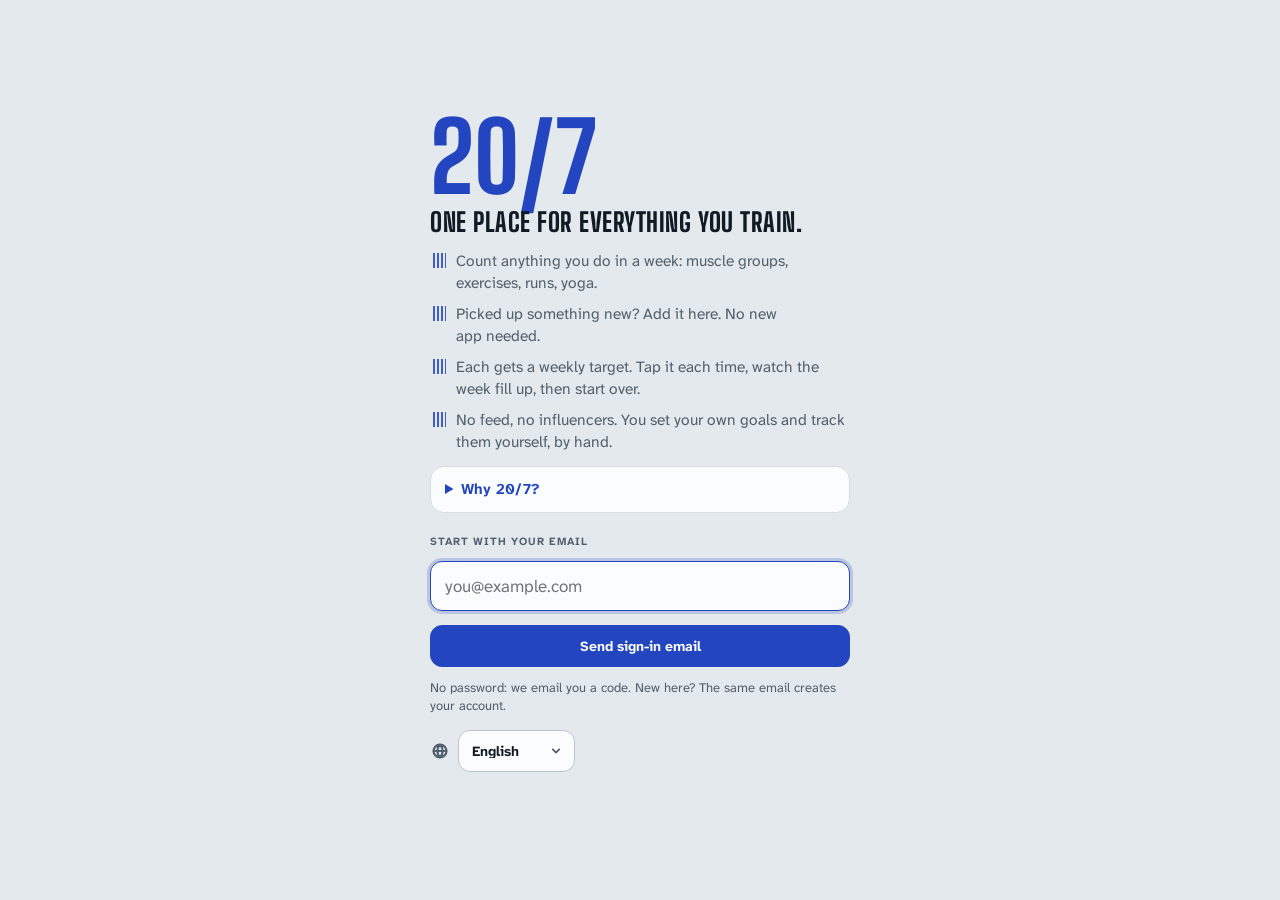
<file: web/index.html>
<!doctype html>
<html lang="en">
<head>
<meta charset="utf-8">
<meta name="viewport" content="width=device-width, initial-scale=1, viewport-fit=cover">
<title>20/7</title>
<meta name="description" content="One place for everything you train, counted week by week.">
<meta name="color-scheme" content="light dark">
<meta name="theme-color" content="#E4E9ED" media="(prefers-color-scheme: light)">
<meta name="theme-color" content="#0B1013" media="(prefers-color-scheme: dark)">
<meta name="mobile-web-app-capable" content="yes">
<meta name="apple-mobile-web-app-capable" content="yes">
<meta name="apple-mobile-web-app-title" content="20/7">
<meta name="apple-mobile-web-app-status-bar-style" content="default">
<link rel="manifest" href="manifest.webmanifest">
<link rel="icon" href="icons/favicon-32.png" sizes="32x32" type="image/png">
<link rel="apple-touch-icon" href="icons/apple-touch-icon.png">
<link rel="preload" href="fonts/big-shoulders-display-latin-800-normal.woff2" as="font" type="font/woff2" crossorigin>
<link rel="preload" href="fonts/atkinson-hyperlegible-next-latin-400-normal.woff2" as="font" type="font/woff2" crossorigin>
<link rel="stylesheet" href="css/app.css">
<script src="vendor/supabase-2.119.0.js" defer></script>
<script type="module" src="js/main.js"></script>
</head>
<body>
<div id="app"></div>
<noscript><p class="noscript">20/7 needs JavaScript turned on.</p></noscript>
</body>
</html>
</file>
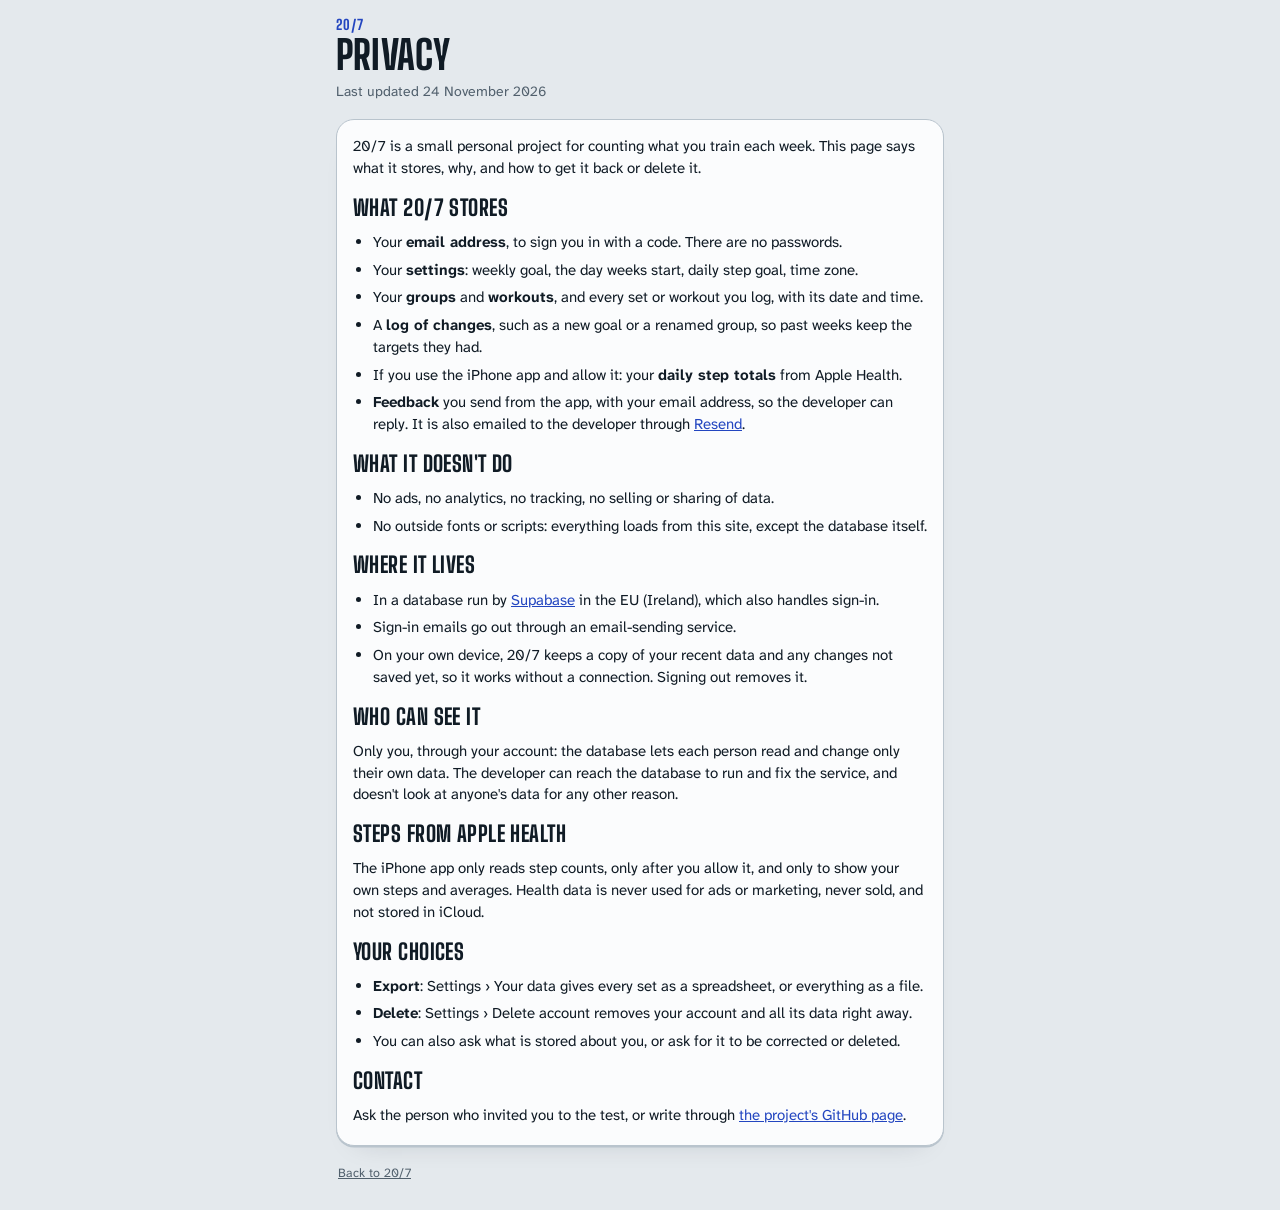
<file: web/privacy/index.html>
<!doctype html>
<html lang="en">
<head>
<meta charset="utf-8">
<meta name="viewport" content="width=device-width, initial-scale=1, viewport-fit=cover">
<title>20/7 · Privacy</title>
<meta name="description" content="What 20/7 stores, where, and how to export or delete it.">
<meta name="color-scheme" content="light dark">
<link rel="icon" href="../icons/favicon-32.png" sizes="32x32" type="image/png">
<link rel="stylesheet" href="../css/app.css">
<style>
  .doc{gap:18px}
  .doc h1{font-size:40px}
  .doc h2{font:800 22px/1.1 var(--display);letter-spacing:.02em;text-transform:uppercase;margin:6px 0 2px}
  .doc p,.doc li{max-width:64ch}
  .doc ul{margin:0;padding-left:20px;display:grid;gap:6px}
  .doc .board{padding:16px 16px 18px;display:grid;gap:10px}
</style>
</head>
<body>
<main class="page doc">
  <header class="top">
    <div class="week">
      <p class="brand"><a href="../" style="color:inherit;text-decoration:none">20/7</a></p>
      <h1>Privacy</h1>
      <p class="week-meta">Last updated 24 November 2026</p>
    </div>
  </header>

  <section class="board">
    <p>20/7 is a small personal project for counting what you train each week. This page says what it stores, why, and how to get it back or delete it.</p>

    <h2>What 20/7 stores</h2>
    <ul>
      <li>Your <strong>email address</strong>, to sign you in with a code. There are no passwords.</li>
      <li>Your <strong>settings</strong>: weekly goal, the day weeks start, daily step goal, time zone.</li>
      <li>Your <strong>groups</strong> and <strong>workouts</strong>, and every set or workout you log, with its date and time.</li>
      <li>A <strong>log of changes</strong>, such as a new goal or a renamed group, so past weeks keep the targets they had.</li>
      <li>If you use the iPhone app and allow it: your <strong>daily step totals</strong> from Apple Health.</li>
      <li><strong>Feedback</strong> you send from the app, with your email address, so the developer can reply. It is also emailed to the developer through <a href="https://resend.com/legal/privacy-policy">Resend</a>.</li>
    </ul>

    <h2>What it doesn't do</h2>
    <ul>
      <li>No ads, no analytics, no tracking, no selling or sharing of data.</li>
      <li>No outside fonts or scripts: everything loads from this site, except the database itself.</li>
    </ul>

    <h2>Where it lives</h2>
    <ul>
      <li>In a database run by <a href="https://supabase.com/privacy">Supabase</a> in the EU (Ireland), which also handles sign-in.</li>
      <li>Sign-in emails go out through an email-sending service.</li>
      <li>On your own device, 20/7 keeps a copy of your recent data and any changes not saved yet, so it works without a connection. Signing out removes it.</li>
    </ul>

    <h2>Who can see it</h2>
    <p>Only you, through your account: the database lets each person read and change only their own data. The developer can reach the database to run and fix the service, and doesn't look at anyone's data for any other reason.</p>

    <h2>Steps from Apple Health</h2>
    <p>The iPhone app only reads step counts, only after you allow it, and only to show your own steps and averages. Health data is never used for ads or marketing, never sold, and not stored in iCloud.</p>

    <h2>Your choices</h2>
    <ul>
      <li><strong>Export</strong>: Settings › Your data gives every set as a spreadsheet, or everything as a file.</li>
      <li><strong>Delete</strong>: Settings › Delete account removes your account and all its data right away.</li>
      <li>You can also ask what is stored about you, or ask for it to be corrected or deleted.</li>
    </ul>

    <h2>Contact</h2>
    <p>Ask the person who invited you to the test, or write through <a href="https://github.com/MGadzhimagomaev/twentyseven">the project's GitHub page</a>.</p>
  </section>

  <footer class="foot"><a href="../">Back to 20/7</a></footer>
</main>
</body>
</html>
</file>
<file: web/css/app.css>
/* 20/7 — a ruled whiteboard on a cool wall. Pencilled marks show the target,
   marker strokes show the sets done, green means a group reached its goal. */

@font-face{font-family:"Big Shoulders Display";font-style:normal;font-weight:700;font-display:swap;src:url(../fonts/big-shoulders-display-latin-700-normal.woff2) format("woff2")}
@font-face{font-family:"Big Shoulders Display";font-style:normal;font-weight:800;font-display:swap;src:url(../fonts/big-shoulders-display-latin-800-normal.woff2) format("woff2")}
@font-face{font-family:"Atkinson Hyperlegible Next";font-style:normal;font-weight:400;font-display:swap;src:url(../fonts/atkinson-hyperlegible-next-latin-400-normal.woff2) format("woff2")}
@font-face{font-family:"Atkinson Hyperlegible Next";font-style:normal;font-weight:700;font-display:swap;src:url(../fonts/atkinson-hyperlegible-next-latin-700-normal.woff2) format("woff2")}

:root{
  color-scheme:light;
  --wall:#E4E9ED;--board:#FBFCFD;--tray:#EEF2F5;--ink:#101B25;--ink-2:#51606D;--ghost:#C9D2D9;--rule:#D6DDE3;--frame:#B9C4CD;
  --hover:rgba(16,27,37,.035);--press:rgba(16,27,37,.075);--mark:#2346C0;--on-mark:#FFFFFF;--done:#12783A;--done-wash:#E7F3EB;
  --over:#A8520A;--danger:#B42318;--shadow:rgba(16,27,37,.22);
  --display:"Big Shoulders Display","Arial Narrow","Roboto Condensed","Helvetica Neue",sans-serif;
  --body:"Atkinson Hyperlegible Next",system-ui,-apple-system,"Segoe UI",Roboto,sans-serif;
  --tabs-h:58px;
}
@media (prefers-color-scheme:dark){
  :root:not([data-theme="light"]){
    color-scheme:dark;
    --wall:#0B1013;--board:#141C21;--tray:#10171B;--ink:#ECF0F2;--ink-2:#96A4AF;--ghost:#34424B;--rule:#25313A;--frame:#2F3C46;
    --hover:rgba(236,240,242,.035);--press:rgba(236,240,242,.08);--mark:#93AEFF;--on-mark:#0B1013;--done:#5CD192;--done-wash:#10261A;
    --over:#F1A452;--danger:#FF8A7A;--shadow:rgba(0,0,0,.55);
  }
}
:root[data-theme="dark"]{
  color-scheme:dark;
  --wall:#0B1013;--board:#141C21;--tray:#10171B;--ink:#ECF0F2;--ink-2:#96A4AF;--ghost:#34424B;--rule:#25313A;--frame:#2F3C46;
  --hover:rgba(236,240,242,.035);--press:rgba(236,240,242,.08);--mark:#93AEFF;--on-mark:#0B1013;--done:#5CD192;--done-wash:#10261A;
  --over:#F1A452;--danger:#FF8A7A;--shadow:rgba(0,0,0,.55);
}

*,*::before,*::after{box-sizing:border-box}
html{-webkit-text-size-adjust:100%;text-size-adjust:100%;background:var(--wall)}
body{margin:0;min-height:100vh;min-height:100dvh;background:var(--wall);color:var(--ink);font-family:var(--body);font-size:15px;line-height:1.45}
p,h1,h2,h3{margin:0}
a{color:var(--mark)}
button{font:inherit;color:inherit;background:none;border:0;margin:0;padding:0;cursor:pointer;-webkit-tap-highlight-color:transparent;touch-action:manipulation}
button:disabled{cursor:default}
input{font:inherit;color:inherit}
:focus-visible{outline:2px solid var(--mark);outline-offset:2px}
[hidden]{display:none!important}
.icon{width:20px;height:20px;display:block;flex:none}
.icon path{fill:none;stroke:currentColor;stroke-width:2.2;stroke-linecap:round;stroke-linejoin:round}
.tick{width:16px;height:16px;flex:none;display:none}
.tick path{fill:none;stroke:currentColor;stroke-width:2.4;stroke-linecap:round;stroke-linejoin:round}
.muted{color:var(--ink-2)}
.small{font-size:13px}
.noscript{padding:16px}
.sr-only{position:absolute;width:1px;height:1px;margin:-1px;padding:0;overflow:hidden;clip:rect(0 0 0 0);white-space:nowrap;border:0}

/* ---------- page frame ---------- */
.page{max-width:640px;margin:0 auto;display:flex;flex-direction:column;gap:14px;
  padding:calc(18px + env(safe-area-inset-top,0px)) max(16px,env(safe-area-inset-right,0px)) 28px max(16px,env(safe-area-inset-left,0px))}
.frame .page{padding-bottom:calc(var(--tabs-h) + 28px + env(safe-area-inset-bottom,0px))}
.splash{min-height:100vh;min-height:100dvh;justify-content:center;align-items:center;text-align:center}
.splash .hint{border:0}

.top{display:flex;align-items:flex-end;justify-content:space-between;gap:12px 16px;flex-wrap:wrap}
.week{min-width:0}
.brand{font:800 14px/1 var(--display);letter-spacing:.08em;color:var(--mark)}
h1{margin:5px 0 0;font:800 46px/.92 var(--display);letter-spacing:.005em;text-transform:uppercase;text-wrap:balance}
.top-bar{flex:1 0 100%;display:flex;align-items:center;justify-content:space-between;gap:12px;margin-bottom:-6px}
.week-arrows{display:flex;gap:6px}
.week-arrows .ibtn{width:36px;height:36px;border-radius:10px;background:var(--board)}
h1.long{font-size:36px}
.week-meta{margin-top:7px;color:var(--ink-2);font-size:14px}
.label{font:700 11px/1.2 var(--body);letter-spacing:.09em;text-transform:uppercase;color:var(--ink-2)}

.goal{display:grid;justify-items:end;gap:5px}
.stepper{display:flex;align-items:center;gap:4px}
.step{width:40px;height:40px;border-radius:12px;border:1.5px solid var(--frame);background:var(--board);display:grid;place-items:center;color:var(--ink)}
.step:disabled{opacity:.35}
.step:not(:disabled):active{box-shadow:inset 0 0 0 100px var(--press)}
.goal-value{font:800 34px/1 var(--display);min-width:2.1ch;text-align:center;font-variant-numeric:tabular-nums}
.goal-value.small{font-size:24px;min-width:3.6ch}
.goal-unit{font-size:12.5px;color:var(--ink-2)}

/* ---------- the board ---------- */
.board{background:var(--board);border:1.5px solid var(--frame);border-radius:18px;overflow:hidden;box-shadow:0 1.5px 0 var(--frame),0 14px 28px -22px var(--shadow)}
.summary{display:grid;grid-template-columns:repeat(2,1fr);gap:1px;background:var(--rule);border-bottom:1px solid var(--rule)}
.summary.cols-1{grid-template-columns:1fr}
.summary.cols-3{grid-template-columns:repeat(3,1fr)}
.stat{display:flex;flex-wrap:wrap;align-items:baseline;gap:2px 8px;padding:11px 14px;min-width:0;background:var(--board)}
.stat-value{font:800 24px/1 var(--display)}
.stat-value small{font:700 16px/1 var(--display);color:var(--ink-2)}
.hint{padding:10px 14px;border-bottom:1px solid var(--rule);color:var(--ink-2);font-size:14px}

.grid{display:grid;grid-template-columns:1fr 1fr;gap:1px;background:var(--rule)}
.cell{position:relative;min-width:0;background:var(--board);padding:11px 12px 13px;display:flex;flex-direction:column;gap:4px;-webkit-user-select:none;user-select:none;-webkit-touch-callout:none;transition:background-color .15s ease,box-shadow .1s ease}
.cell:last-child:nth-child(odd){grid-column:1 / -1}
.cell[data-state="done"]{background:var(--done-wash)}
@media (hover:hover){.cell:has(>.cell-add:hover){box-shadow:inset 0 0 0 100vmax var(--hover)}}
.cell:has(>.cell-add:active){box-shadow:inset 0 0 0 100vmax var(--press)}
.cell-add{position:absolute;inset:0;z-index:1}
.cell-add:focus-visible{outline-offset:-4px;border-radius:6px}
.cell-name{display:flex;align-items:center;gap:5px;min-width:0;font:700 19px/1.05 var(--display);letter-spacing:.05em;text-transform:uppercase;overflow-wrap:anywhere}
.cell-name .own{color:var(--ink-2)}
.cell-name .own .icon{width:15px;height:15px}
.tick-wrap{display:contents}
.cell[data-state="done"] .cell-name{color:var(--done)}
.cell[data-state="done"] .tick{display:block}
.cell-row{display:flex;align-items:center;justify-content:space-between;gap:8px}
.count{display:flex;align-items:baseline;min-width:0;font-variant-numeric:tabular-nums}
.count .n{display:inline-block;font:800 40px/1 var(--display);transform-origin:20% 90%}
.count .n.pop{animation:pop .22s ease-out}
.count .of{margin-left:1px;font:700 18px/1 var(--display);color:var(--ink-2)}
.count .extra{margin-left:7px;align-self:center;padding:3px 7px;border:1.5px solid currentColor;border-radius:999px;font:700 12px/1 var(--body);color:var(--over)}
.cell-sub{position:relative;z-index:2;flex:none;width:40px;height:40px;border-radius:12px;border:1px solid var(--rule);background:transparent;color:var(--ink-2);display:grid;place-items:center}
.cell-sub:disabled{opacity:.3}
.cell-sub:not(:disabled):active{box-shadow:inset 0 0 0 100px var(--press)}
.tally{display:flex;flex-wrap:wrap;gap:4px 5px;min-height:21px;margin-top:2px}
.gate{flex:none;width:25px;height:21px;overflow:visible}
.gate path{fill:none;stroke-linecap:round;stroke-linejoin:round}
.gate .g path{stroke:var(--ghost);stroke-width:1.6}
.gate .i path{stroke:var(--mark);stroke-width:2.4}
.cell[data-state="done"] .gate .i path{stroke:var(--done)}
.gate .i path.x,.cell[data-state="done"] .gate .i path.x{stroke:var(--over)}
.gate .i path.fresh{stroke-dasharray:1;animation:draw .24s cubic-bezier(.3,.7,.4,1) both}
@keyframes draw{from{stroke-dashoffset:1}to{stroke-dashoffset:0}}
@keyframes pop{0%{transform:scale(1)}40%{transform:scale(1.1)}100%{transform:scale(1)}}

.section-label{padding:9px 14px 7px;border-top:1px solid var(--rule);border-bottom:1px solid var(--rule);background:var(--tray);
  font:700 11px/1.2 var(--body);letter-spacing:.09em;text-transform:uppercase;color:var(--ink-2)}
.grid+.section-label{border-top:0}
.tray{display:flex;align-items:center;justify-content:space-between;gap:8px;padding:8px 10px;background:var(--tray);border-top:1px solid var(--rule)}
.tray-btn{display:inline-flex;align-items:center;gap:7px;min-height:42px;min-width:0;padding:0 14px;border-radius:12px;font:700 14px/1 var(--body);color:var(--ink-2)}
.tray-btn .icon{width:18px;height:18px}
.tray-btn:not(:disabled):active{box-shadow:inset 0 0 0 100px var(--press)}
.tray-btn:disabled{opacity:.45}
@media (hover:hover){.tray-btn:not(:disabled):hover{color:var(--ink);background:var(--hover)}}
.tray-btn.primary,.tray-btn.primary:hover{background:var(--mark);color:var(--on-mark);padding:0 18px}
.tray-btn.undo{max-width:62%}
.undo-what{font-weight:400;white-space:nowrap;overflow:hidden;text-overflow:ellipsis;min-width:0;line-height:1.35}

.recap{display:flex;align-items:flex-start;justify-content:space-between;gap:10px;padding:12px 10px 12px 14px;border-radius:16px;
  background:color-mix(in oklab,var(--mark) 8%,var(--board));border:1.5px solid color-mix(in oklab,var(--mark) 35%,var(--frame))}
.recap-body{display:grid;gap:4px}
.recap-line{font-weight:700}
.recap-link{font-size:14px;font-weight:700}

.foot{display:flex;flex-wrap:wrap;justify-content:space-between;gap:6px 16px;padding-inline:2px;color:var(--ink-2);font-size:12.5px}
.foot a{color:var(--ink-2)}
.sync{display:flex;align-items:center;gap:8px}
.dot{flex:none;width:8px;height:8px;border-radius:50%;background:var(--ghost)}
.sync[data-state="saved"] .dot{background:var(--done)}
.sync[data-state="saving"] .dot{background:var(--mark)}
.sync[data-state="offline"] .dot,.sync[data-state="error"] .dot,.sync[data-state="expired"] .dot{background:var(--over)}

/* ---------- bottom tabs ---------- */
.tabs{position:fixed;left:0;right:0;bottom:0;z-index:20;display:flex;justify-content:center;gap:4px;
  padding:6px max(8px,env(safe-area-inset-right,0px)) calc(6px + env(safe-area-inset-bottom,0px)) max(8px,env(safe-area-inset-left,0px));
  background:color-mix(in oklab,var(--board) 92%,transparent);border-top:1px solid var(--rule);
  -webkit-backdrop-filter:blur(12px);backdrop-filter:blur(12px)}
.tab{flex:1;max-width:160px;min-height:46px;display:flex;flex-direction:column;align-items:center;justify-content:center;gap:3px;border-radius:12px;
  color:var(--ink-2);text-decoration:none;font:700 11.5px/1 var(--body);letter-spacing:.02em}
.tab .icon{width:22px;height:22px}
.tab[aria-current="page"]{color:var(--mark)}
.tab:active{background:var(--press)}

/* ---------- tour ---------- */
.tour-spot{position:fixed;z-index:30;border-radius:14px;pointer-events:none;box-shadow:0 0 0 2.5px var(--mark),0 0 0 9999px rgba(8,12,16,.48);
  transition:left .2s ease,top .2s ease,width .2s ease,height .2s ease}
.tour-card{position:fixed;z-index:31;width:min(340px,calc(100vw - 24px));display:grid;gap:6px;padding:14px 14px 12px;border-radius:16px;
  background:var(--board);color:var(--ink);border:1.5px solid var(--frame);box-shadow:0 18px 40px -16px rgba(0,0,0,.5)}
.tour-count{font:700 11px/1.2 var(--body);letter-spacing:.09em;text-transform:uppercase;color:var(--mark)}
.tour-title{font:800 22px/1.05 var(--display);letter-spacing:.02em;text-transform:uppercase}
.tour-text{color:var(--ink-2);font-size:15px}
.tour-text .inline-icon{display:inline-grid;place-items:center;vertical-align:-4px;width:24px;height:24px;margin:0 1px;border-radius:7px;border:1px solid var(--rule);color:var(--ink)}
.tour-text .inline-icon .icon{width:15px;height:15px}
.tour-actions{display:flex;align-items:center;justify-content:space-between;gap:10px;margin-top:6px}
.tour-nav{display:flex;gap:8px}

/* ---------- toasts ---------- */
.toasts{position:fixed;left:0;right:0;z-index:40;display:flex;justify-content:center;pointer-events:none;
  bottom:calc(var(--tabs-h) + 14px + env(safe-area-inset-bottom,0px));padding:0 16px}
.toast{pointer-events:auto;display:flex;align-items:center;gap:6px;max-width:min(560px,100%);min-height:46px;padding:4px 4px 4px 16px;border-radius:14px;
  background:var(--ink);color:var(--board);box-shadow:0 10px 30px -12px var(--shadow);animation:rise .18s ease-out}
.toast-text{font-weight:700;font-size:14.5px;padding:8px 0}
.toast-btn{flex:none;min-height:38px;padding:0 14px;border-radius:10px;font-weight:700;color:var(--board);text-decoration:underline;text-underline-offset:3px}
.toast-btn:active{background:rgba(127,127,127,.25)}
@keyframes rise{from{transform:translateY(8px);opacity:0}}

/* ---------- buttons and fields ---------- */
.btn{display:inline-flex;align-items:center;justify-content:center;gap:7px;min-height:42px;padding:0 15px;border-radius:12px;border:1.5px solid var(--frame);
  background:var(--board);font:700 14px/1 var(--body);color:var(--ink);text-align:center;white-space:nowrap}
.btn .icon{width:18px;height:18px}
.btn:not(:disabled):active{box-shadow:inset 0 0 0 100px var(--press)}
.btn:disabled{opacity:.5}
.btn.primary{background:var(--mark);border-color:var(--mark);color:var(--on-mark)}
.btn.danger{color:var(--danger);border-color:color-mix(in oklab,var(--danger) 45%,var(--frame))}
.sheet-actions .btn.danger{background:var(--danger);border-color:var(--danger);color:var(--board)}
.btn.wide{width:100%}
.btn.big{min-height:52px;font-size:16px}
.btn-row{display:flex;flex-wrap:wrap;gap:8px}
.link-btn{font-weight:700;font-size:14px;color:var(--mark);padding:6px 2px;text-decoration:underline;text-underline-offset:3px;white-space:nowrap}
.link-btn:disabled{color:var(--ink-2);text-decoration:none}
.input{width:100%;height:50px;padding:0 14px;border:1.5px solid var(--frame);border-radius:12px;background:var(--board);color:var(--ink);font-size:17px}
.input:focus{outline:none;border-color:var(--mark);box-shadow:0 0 0 3px color-mix(in srgb,var(--mark) 22%,transparent)}
.input.code{font:800 30px/1 var(--display);letter-spacing:.3em;text-align:center}
.input.code::placeholder{color:var(--ghost)}
.field{width:100%;min-width:0;height:44px;padding:0 11px;border:1.5px solid var(--rule);border-radius:10px;background:var(--board);color:var(--ink);font:700 20px/1 var(--display);letter-spacing:.05em;text-transform:uppercase}
.field::placeholder{font:400 15px/1 var(--body);letter-spacing:0;text-transform:none;color:var(--ink-2);opacity:.85}
.field:focus{outline:none;border-color:var(--mark);box-shadow:0 0 0 3px color-mix(in srgb,var(--mark) 22%,transparent)}
.ibtn{flex:none;width:40px;height:40px;border-radius:10px;border:1px solid var(--rule);display:grid;place-items:center;color:var(--ink-2)}
.ibtn.small{width:34px;height:34px}
.ibtn.small .icon{width:16px;height:16px}
.ibtn.on{color:var(--mark);border-color:color-mix(in oklab,var(--mark) 50%,var(--rule));background:color-mix(in oklab,var(--mark) 8%,var(--board))}
.ibtn:disabled{opacity:.28}
.ibtn:not(:disabled):active{box-shadow:inset 0 0 0 100px var(--press)}
@media (hover:hover){.ibtn:not(:disabled):hover{color:var(--ink);border-color:var(--frame)}}

/* ---------- sheets (dialogs) ---------- */
.sheet{width:min(600px,calc(100vw - 20px));max-height:calc(100dvh - 24px);padding:0;border:1.5px solid var(--frame);border-radius:18px;background:var(--board);color:var(--ink);
  box-shadow:0 24px 60px -20px var(--shadow);overflow:auto}
.sheet::backdrop{background:rgba(8,12,16,.45)}
@media (max-width:560px){
  .sheet{width:100vw;max-width:100vw;margin:auto 0 0;border-radius:18px 18px 0 0;border-bottom:0;padding-bottom:env(safe-area-inset-bottom,0px);max-height:92dvh}
}
.sheet-title{font:800 26px/1 var(--display);letter-spacing:.01em;text-transform:uppercase}
.confirm{display:grid;gap:12px;padding:18px 16px 16px}
.sheet-text{color:var(--ink-2)}
.sheet-actions{display:flex;justify-content:flex-end;gap:8px;flex-wrap:wrap;margin-top:6px}

/* ---------- group editor ---------- */
.ed-head{display:grid;gap:6px;padding:16px 14px 12px;border-bottom:1px solid var(--rule)}
.ed-head-row{display:flex;flex-wrap:wrap;align-items:baseline;justify-content:space-between;gap:4px 12px}
.ed-count{font-size:13px;color:var(--ink-2);white-space:nowrap}
.ed-note{color:var(--ink-2);font-size:14px;max-width:60ch}
.ed-presets{display:flex;flex-wrap:wrap;align-items:center;gap:8px 12px;padding:10px 14px;border-bottom:1px solid var(--rule)}
.chips{display:flex;flex-wrap:wrap;gap:8px}
.chip{display:inline-flex;align-items:center;gap:7px;min-height:38px;padding:0 13px;border-radius:999px;border:1.5px solid var(--frame);background:var(--board);font:700 14px/1 var(--body);color:var(--ink)}
.chip-n{font:800 17px/1 var(--display);color:var(--ink-2)}
.chip .tick{width:15px;height:15px}
.chip[aria-current="true"]{border-color:var(--mark);color:var(--mark)}
.chip[aria-current="true"] .chip-n{color:var(--mark)}
.chip[aria-current="true"] .tick{display:block}
.chip:active{box-shadow:inset 0 0 0 100px var(--press)}
.ed-section{border-bottom:1px solid var(--rule)}
.ed-section-head{display:grid;gap:3px;padding:14px 14px 10px;border-bottom:1px solid var(--rule);background:var(--tray)}
.ed-section-title{font:800 19px/1.05 var(--display);letter-spacing:.04em;text-transform:uppercase}
.ed-empty{padding:12px 14px;border-bottom:1px solid var(--rule);color:var(--ink-2);font-size:14px}
.ed-add:last-child{border-bottom:0}
.erow.runs{grid-template-columns:minmax(0,1fr) repeat(3,40px)}
.ed-list{list-style:none;margin:0;padding:0}
.erow{display:grid;grid-template-columns:minmax(0,1fr) repeat(4,40px);gap:6px;align-items:start;padding:8px 10px 8px 12px;border-bottom:1px solid var(--rule)}
.erow .ibtn{margin-top:2px}
.erow-main{display:grid;gap:4px;min-width:0}
.erow-sub{padding-left:2px;font-size:12.5px;color:var(--ink-2)}
.own-target{display:flex;align-items:center;gap:6px}
.mini{width:30px;height:30px;border-radius:9px;border:1.5px solid var(--frame);display:grid;place-items:center;color:var(--ink)}
.mini .icon{width:16px;height:16px}
.mini:disabled{opacity:.35}
.mini-value{font:800 22px/1 var(--display);min-width:2ch;text-align:center;font-variant-numeric:tabular-nums;color:var(--mark)}
.ed-add{display:grid;grid-template-columns:minmax(0,1fr) auto;gap:6px;align-items:center;padding:10px 10px 10px 12px;border-bottom:1px solid var(--rule)}
.ed-add .field{border-style:dashed;border-color:var(--frame)}
.ed-add .field:focus{border-style:solid;border-color:var(--mark)}
.add-btn{display:inline-flex;align-items:center;gap:6px;height:44px;padding:0 14px 0 11px;border-radius:10px;border:1.5px solid var(--frame);font:700 14px/1 var(--body)}
.add-btn .icon{width:18px;height:18px}
.add-btn:active{box-shadow:inset 0 0 0 100px var(--press)}
.ed-unlock{display:flex;align-items:center;gap:10px;flex-wrap:wrap;padding:6px 14px;border-bottom:1px solid var(--rule)}
.ed-error{padding:10px 14px;border-bottom:1px solid var(--rule);color:var(--over);font-weight:700;font-size:14px}
.editor .tray{border-top:0;position:sticky;bottom:0}

/* ---------- sign-in ---------- */
.auth{min-height:100vh;min-height:100dvh;justify-content:center}
.auth-card{display:grid;gap:14px;width:100%;max-width:420px;margin:0 auto}
.lead{color:var(--ink-2);font-size:16px}
.lead strong{color:var(--ink);overflow-wrap:anywhere}
.auth-form{display:grid;gap:8px;margin-top:6px}
.auth-form .btn{margin-top:6px}
.form-msg{color:var(--over);font-weight:700;font-size:14px}
.auth-links{display:flex;justify-content:space-between;gap:12px;flex-wrap:wrap}

.welcome{gap:12px}
.hero{margin:0;font:800 96px/.82 var(--display);letter-spacing:-.005em;color:var(--mark)}
.tagline{font:800 26px/1.05 var(--display);letter-spacing:.02em;text-transform:uppercase}
.welcome-list{margin:2px 0 0;padding:0;list-style:none;display:grid;gap:8px}
.welcome-list li{text-wrap:pretty;position:relative;padding-left:26px;color:var(--ink-2);font-size:15.5px}
.welcome-list li::before{content:"";position:absolute;left:2px;top:3px;width:14px;height:15px;
  background:linear-gradient(var(--mark),var(--mark)) 1px 0/2px 100% no-repeat,linear-gradient(var(--mark),var(--mark)) 5px 0/2px 100% no-repeat,
  linear-gradient(var(--mark),var(--mark)) 9px 0/2px 100% no-repeat,linear-gradient(var(--mark),var(--mark)) 13px 0/2px 100% no-repeat;opacity:.85}
.why{border:1.5px solid var(--rule);border-radius:14px;padding:0 14px;background:var(--board)}
.why summary{cursor:pointer;padding:12px 0;font-weight:700;color:var(--mark)}
.why[open]{padding-bottom:12px}
.why p{color:var(--ink-2);font-size:14.5px;margin-top:6px}
.why-sources{font-size:13px}
.auth-title{margin-top:10px;font:700 11px/1.2 var(--body);letter-spacing:.09em;text-transform:uppercase;color:var(--ink-2)}
.welcome .auth-form{margin-top:0}
/* Chinese and Japanese headings break at punctuation rather than inside a word. */
:lang(zh) :is(h1,h2,h3,.tagline,.sheet-title,.tour-title),:lang(ja) :is(h1,h2,h3,.tagline,.sheet-title,.tour-title){word-break:keep-all;overflow-wrap:anywhere}
.select-wrap{position:relative;display:inline-flex;align-items:center;max-width:100%}
.select{min-height:42px;max-width:100%;padding:0 36px 0 13px;border:1.5px solid var(--frame);border-radius:12px;background:var(--board);color:var(--ink);font:700 14px/1 var(--body);-webkit-appearance:none;appearance:none;cursor:pointer}
.select-chev{position:absolute;right:11px;pointer-events:none;color:var(--ink-2)}
.select-chev .icon{width:16px;height:16px}
.lang-pick{display:flex;align-items:center;gap:8px;margin-top:2px;color:var(--ink-2)}
.input.area{height:auto;min-height:140px;padding:12px 14px;font-size:16px;line-height:1.4;resize:vertical}
.install{display:flex;align-items:flex-start;justify-content:space-between;gap:10px;padding:12px 10px 12px 14px;border-radius:16px;background:var(--board);border:1.5px dashed var(--frame)}
.install-body{display:grid;gap:6px;justify-items:start}
.install-line{font-size:14.5px}
.install-line .inline-icon,.tour-text .inline-icon{display:inline-grid;place-items:center;vertical-align:-4px;width:24px;height:24px;margin:0 1px;border-radius:7px;border:1px solid var(--rule);color:var(--ink)}
.install-line .inline-icon .icon{width:15px;height:15px}

/* ---------- setup ---------- */
.setup-step{display:grid;gap:12px;padding:14px}
.step-title{display:flex;align-items:center;gap:10px;font:800 22px/1.05 var(--display);letter-spacing:.02em;text-transform:uppercase}
.step-n{flex:none;display:grid;place-items:center;width:28px;height:28px;border-radius:50%;background:var(--mark);color:var(--on-mark);font:800 16px/1 var(--display)}
.choices{display:grid;gap:8px}
.choice{display:flex;align-items:flex-start;gap:12px;text-align:left;padding:12px;border:1.5px solid var(--rule);border-radius:14px;background:var(--board)}
.choice[aria-checked="true"]{border-color:var(--mark);background:color-mix(in oklab,var(--mark) 7%,var(--board))}
.choice-dot{flex:none;margin-top:2px;width:20px;height:20px;border-radius:50%;border:2px solid var(--frame)}
.choice[aria-checked="true"] .choice-dot{border:6px solid var(--mark)}
.choice-body{display:grid;gap:3px;min-width:0}
.choice-name{font:800 19px/1.05 var(--display);letter-spacing:.04em;text-transform:uppercase}
.choice-note{color:var(--ink-2);font-size:14px}
.choice:active{box-shadow:inset 0 0 0 100px var(--press)}
.picks{display:grid;gap:8px}
.pick{display:flex;align-items:center;justify-content:space-between;gap:10px;flex-wrap:wrap;min-height:50px;padding:6px 10px 6px 6px;border:1.5px solid var(--rule);border-radius:14px}
.pick.on{border-color:var(--mark);background:color-mix(in oklab,var(--mark) 7%,var(--board))}
.pick-toggle{display:flex;align-items:center;gap:10px;min-height:38px;padding:0 6px;font:800 19px/1 var(--display);letter-spacing:.04em;text-transform:uppercase;text-align:left}
.pick-box{display:grid;place-items:center;width:22px;height:22px;border-radius:6px;border:2px solid var(--frame);color:var(--on-mark)}
.pick.on .pick-box{background:var(--mark);border-color:var(--mark)}
.pick.on .pick-box .tick{display:block;width:14px;height:14px}
.pick-times{display:flex;align-items:center;gap:6px}
.setup>.form-msg{padding:0 4px}
.seg{display:inline-flex;padding:3px;gap:3px;border-radius:12px;background:var(--tray);border:1px solid var(--rule);justify-self:start}
.seg-btn{min-height:38px;padding:0 16px;border-radius:9px;font:700 14px/1 var(--body);color:var(--ink-2)}
.seg-btn[aria-checked="true"],.seg-btn[aria-selected="true"]{background:var(--board);color:var(--ink);box-shadow:0 1px 0 var(--frame),0 0 0 1px var(--frame)}
.setup-goal{display:flex;align-items:center;gap:12px;flex-wrap:wrap}

/* ---------- settings ---------- */
.panel{display:grid}
.panel-title{padding:14px 14px 4px;font:800 22px/1.05 var(--display);letter-spacing:.02em;text-transform:uppercase}
.panel-head{display:flex;align-items:center;justify-content:space-between;gap:10px;padding-right:10px}
.panel-note{padding:0 14px 10px;color:var(--ink-2);font-size:14px}
.srow{display:flex;align-items:center;justify-content:space-between;gap:10px 16px;flex-wrap:wrap;padding:12px 14px;border-top:1px solid var(--rule)}
.panel-title+.srow{border-top:0}
.srow-text{display:grid;gap:2px;min-width:0;flex:1 1 220px}
.srow-title{font-weight:700}
.srow-note{color:var(--ink-2);font-size:13.5px;overflow-wrap:anywhere}
.switch{position:relative;flex:none;width:52px;height:32px;border-radius:999px;background:var(--ghost);transition:background-color .15s ease}
.switch[aria-checked="true"]{background:var(--mark)}
.switch-knob{position:absolute;top:3px;left:3px;width:26px;height:26px;border-radius:50%;background:var(--board);box-shadow:0 1px 3px var(--shadow);transition:transform .15s ease}
.switch[aria-checked="true"] .switch-knob{transform:translateX(20px)}
.about{justify-content:space-between}

/* ---------- history ---------- */
.stack{display:flex;flex-direction:column;gap:14px}
.tabs-seg{align-self:end}
.heat{display:grid;gap:3px;padding:6px 14px 4px;--name:84px}
.heat-row{display:grid;grid-template-columns:var(--name) repeat(var(--cols),minmax(0,1fr));gap:3px;align-items:center}
.heat-name{display:flex;align-items:center;min-width:0;height:26px;padding-right:6px;text-align:left;font:700 14px/1 var(--display);letter-spacing:.05em;text-transform:uppercase;color:var(--ink)}
.heat-name span{white-space:nowrap;overflow:hidden;text-overflow:ellipsis;line-height:1.4}
.heat-name .removed{color:var(--ink-2);text-decoration:line-through;text-decoration-thickness:1.5px}
.heat-name.on{color:var(--mark);text-decoration:underline;text-underline-offset:3px}
.hc{display:grid;place-items:center;height:22px;border-radius:4px;background:var(--tray);border:0;padding:0;color:var(--on-mark)}
.hc[data-l="1"]{background:color-mix(in oklab,var(--mark) 22%,var(--board))}
.hc[data-l="2"]{background:color-mix(in oklab,var(--mark) 42%,var(--board))}
.hc[data-l="3"]{background:color-mix(in oklab,var(--mark) 62%,var(--board))}
.hc[data-l="4"]{background:color-mix(in oklab,var(--mark) 82%,var(--board))}
.hc[data-l="5"]{background:var(--done);color:var(--board)}
.hc .tick{display:block;width:13px;height:13px}
.hc.none{background:transparent;box-shadow:inset 0 0 0 1px var(--rule)}
button.hc:hover,button.hc:focus-visible{outline:2px solid var(--ink);outline-offset:1px}
.heat-section{margin:8px 0 2px}
.heat-head{margin-top:2px}
.heat-x{display:flex;justify-content:center;font-size:10.5px;color:var(--ink-2);white-space:nowrap;font-variant-numeric:tabular-nums}
.heat-x:last-child{justify-content:flex-end}
.heat-legend{display:flex;align-items:center;gap:6px;flex-wrap:wrap;padding:4px 14px 10px;color:var(--ink-2);font-size:12px}
.heat-legend .hc{width:18px;height:14px}
.heat-legend .hc .tick{width:11px;height:11px}
.readout{padding:6px 14px 8px;font-size:14px;font-weight:700;min-height:1.45em;color:var(--ink)}
.chart{display:grid}
.plot{padding:0 14px 0 8px;min-width:0}
.plot svg{display:block;max-width:100%;height:auto;touch-action:pan-y}
.plot svg:focus-visible{outline:2px solid var(--mark);outline-offset:2px;border-radius:8px}
.plot .grid-line{stroke:var(--rule);stroke-width:1}
.plot .axis{fill:var(--ink-2);font:11px var(--body);font-variant-numeric:tabular-nums}
.plot .axis.strong{fill:var(--ink);font-weight:700}
.plot .bar{fill:var(--mark);transition:opacity .12s ease}
.plot .bar.done{fill:var(--done)}
.plot .bar.dim{opacity:.45}
.plot .target{stroke:var(--ink);stroke-width:2;stroke-linecap:round}
.plot .target.dim{opacity:.45}
.plot .ref{stroke:var(--ink-2);stroke-width:1.5;stroke-dasharray:5 4}
.plot .hit{fill:transparent;cursor:crosshair}
.chart-key{display:flex;align-items:center;gap:6px;flex-wrap:wrap;padding:6px 14px 10px;color:var(--ink-2);font-size:12px}
.key-bar{display:inline-block;width:10px;height:12px;border-radius:3px 3px 0 0;background:var(--mark)}
.key-bar.done{background:var(--done);margin-left:6px}
.key-line{display:inline-block;width:14px;height:2px;border-radius:2px;background:var(--ink);margin-left:6px}
.table-view{border-top:1px solid var(--rule);font-size:13px}
.table-view summary{padding:10px 14px;cursor:pointer;color:var(--ink-2);font-weight:700}
.table-scroll{overflow-x:auto;padding:0 14px 12px}
.table-view table{border-collapse:collapse;font-variant-numeric:tabular-nums}
.table-view th,.table-view td{padding:4px 8px;border-bottom:1px solid var(--rule);text-align:right;white-space:nowrap}
.table-view th[scope="row"],.table-view thead th:first-child{text-align:left}
.log-day{border-top:1px solid var(--rule)}
.log-date{padding:10px 14px 4px}
.log-list{list-style:none;margin:0;padding:0 0 6px}
.log-row{display:grid;grid-template-columns:48px minmax(0,1fr) 34px;gap:8px;align-items:center;padding:4px 10px 4px 14px;min-height:42px}
.log-time{color:var(--ink-2);font-size:13px;font-variant-numeric:tabular-nums}
.log-text{display:grid;min-width:0}
.log-text>span:first-child{font-weight:700;overflow-wrap:anywhere}
.log-row:not(.kind-set) .log-text>span:first-child{font-weight:400}
.log-meta{color:var(--ink-2);font-size:12.5px}
.log .tray{justify-content:center}

@media (max-width:359px){
  h1{font-size:40px}
  .cell{padding-inline:10px}
  .cell-name{font-size:17px}
  .count .n{font-size:36px}
  .erow{grid-template-columns:minmax(0,1fr) repeat(4,34px);gap:4px}
  .erow.runs{grid-template-columns:minmax(0,1fr) repeat(3,34px)}
  .erow .ibtn{width:34px}
  .heat{--name:66px}
}
@media (prefers-reduced-motion:reduce){
  *,*::before,*::after{animation:none!important;transition:none!important}
}
</file>
